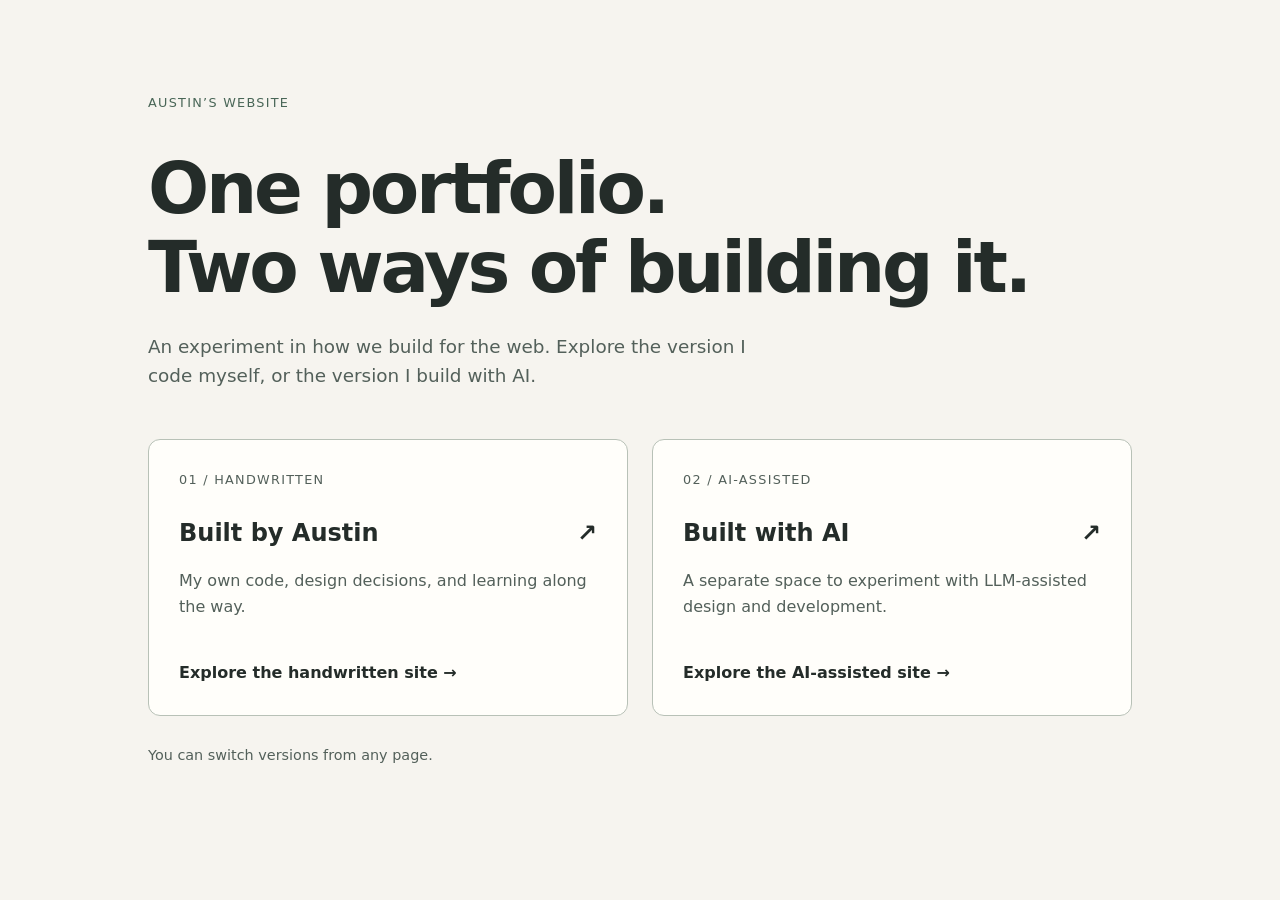
<file: index.html>
<!DOCTYPE html>
<html lang="en">
<head>
    <meta charset="utf-8">
    <meta name="viewport" content="width=device-width, initial-scale=1">
    <meta name="description" content="Austin’s portfolio, built two ways: by hand and with AI.">
    <title>Austin — One portfolio, two ways</title>
    <link rel="stylesheet" href="/style.css">
</head>
<body>
    <main>
        <p class="eyebrow">Austin’s website</p>
        <h1>One portfolio.<br>Two ways of building it.</h1>
        <p class="intro">An experiment in how we build for the web. Explore the version I code myself, or the version I build with AI.</p>
        <div class="versions">
            <a class="version" href="/coded/">
                <span class="number">01 / Handwritten</span>
                <h2>Built by Austin <span aria-hidden="true">↗</span></h2>
                <p>My own code, design decisions, and learning along the way.</p>
                <span class="enter">Explore the handwritten site →</span>
            </a>
            <a class="version" href="/ai/">
                <span class="number">02 / AI-assisted</span>
                <h2>Built with AI <span aria-hidden="true">↗</span></h2>
                <p>A separate space to experiment with LLM-assisted design and development.</p>
                <span class="enter">Explore the AI-assisted site →</span>
            </a>
        </div>
        <p class="note">You can switch versions from any page.</p>
    </main>
</body>
</html>
</file>
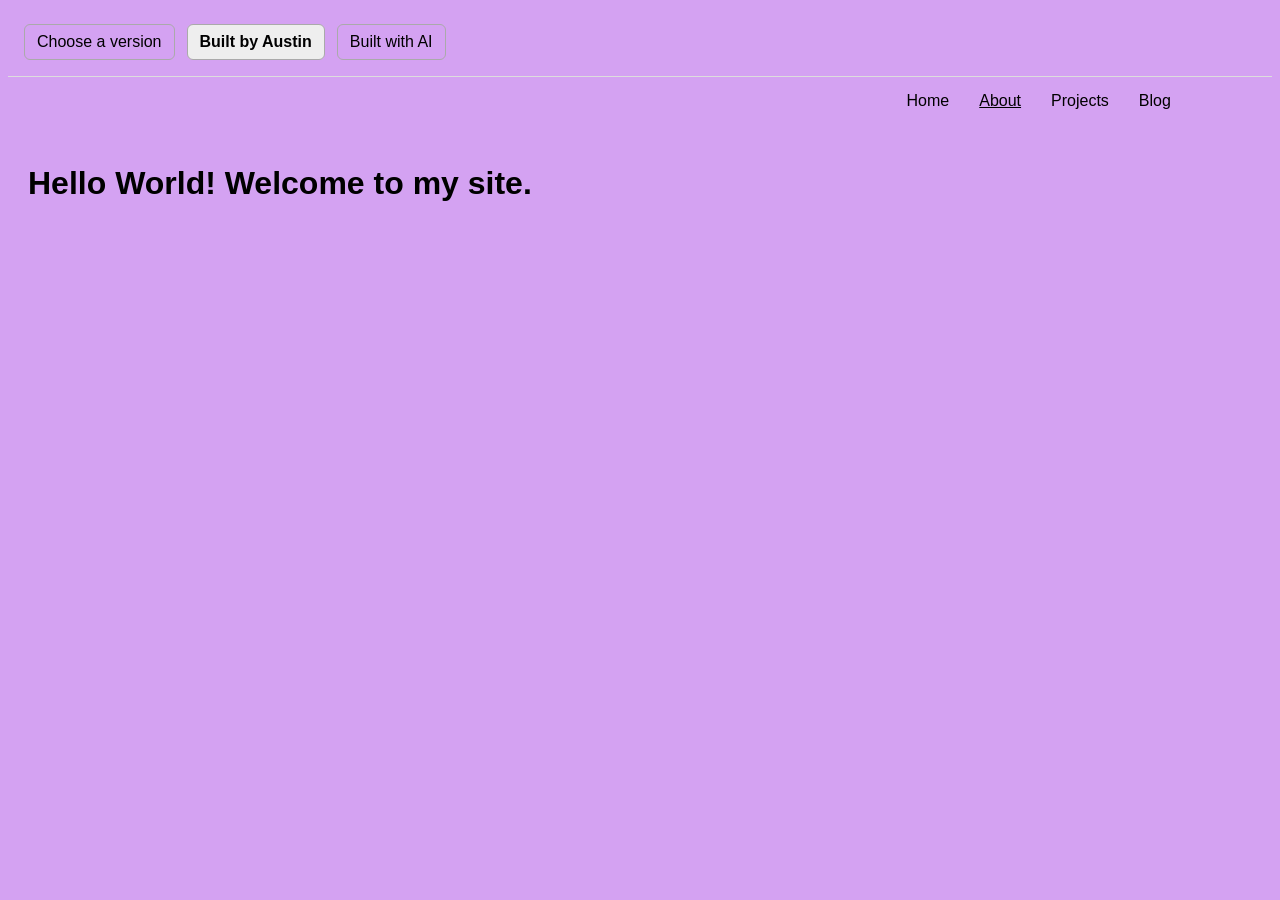
<file: about/index.html>
<!DOCTYPE html>
<html lang="en">
<head>
    <meta charset="utf-8">
    <meta name="viewport" content="width=device-width, initial-scale=1">
    <meta http-equiv="refresh" content="0; url=/coded/about/">
    <link rel="canonical" href="/coded/about/">
    <title>Page moved — Austin</title>
</head>
<body>
    <p>This page has moved to the handwritten site. <a href="/coded/about/">Continue to about</a>.</p>
</body>
</html>
</file>
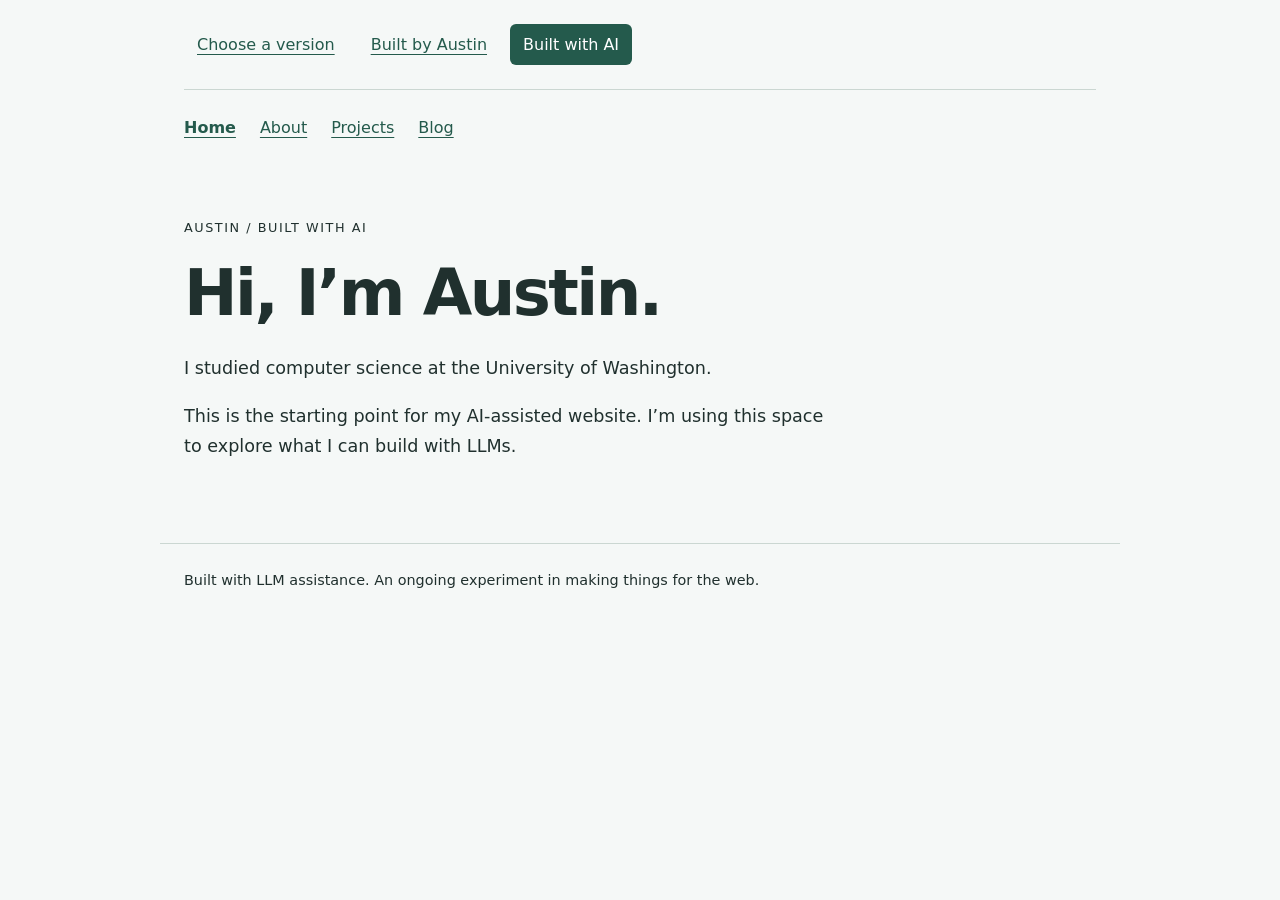
<file: ai/index.html>
<!DOCTYPE html>
<html lang="en">
<head>
    <meta charset="utf-8">
    <meta name="viewport" content="width=device-width, initial-scale=1">
    <title>About Austin — Built with AI</title>
    <link rel="stylesheet" href="/ai/style.css">
</head>
<body>
    <a class="skip-link" href="#main">Skip to content</a>
    <header>
        <nav class="version-switch" aria-label="Website version">
            <a href="/">Choose a version</a>
            <a href="/coded/">Built by Austin</a>
            <span aria-current="true">Built with AI</span>
        </nav>
        <nav class="site-nav" aria-label="Main navigation">
                <a href="/ai/" aria-current="page">Home</a>
                <a href="/ai/about/">About</a>
                <a href="/ai/projects/">Projects</a>
                <a href="/ai/blog/">Blog</a>
        </nav>
    </header>
    <main id="main">
        <span class="eyebrow">Austin / Built with AI</span>
        <h1>Hi, I’m Austin.</h1>
        <p>I studied computer science at the University of Washington.</p>
        <p>This is the starting point for my AI-assisted website. I’m using this space to explore what I can build with LLMs.</p>
    </main>
    <footer>Built with LLM assistance. An ongoing experiment in making things for the web.</footer>
</body>
</html>
</file>
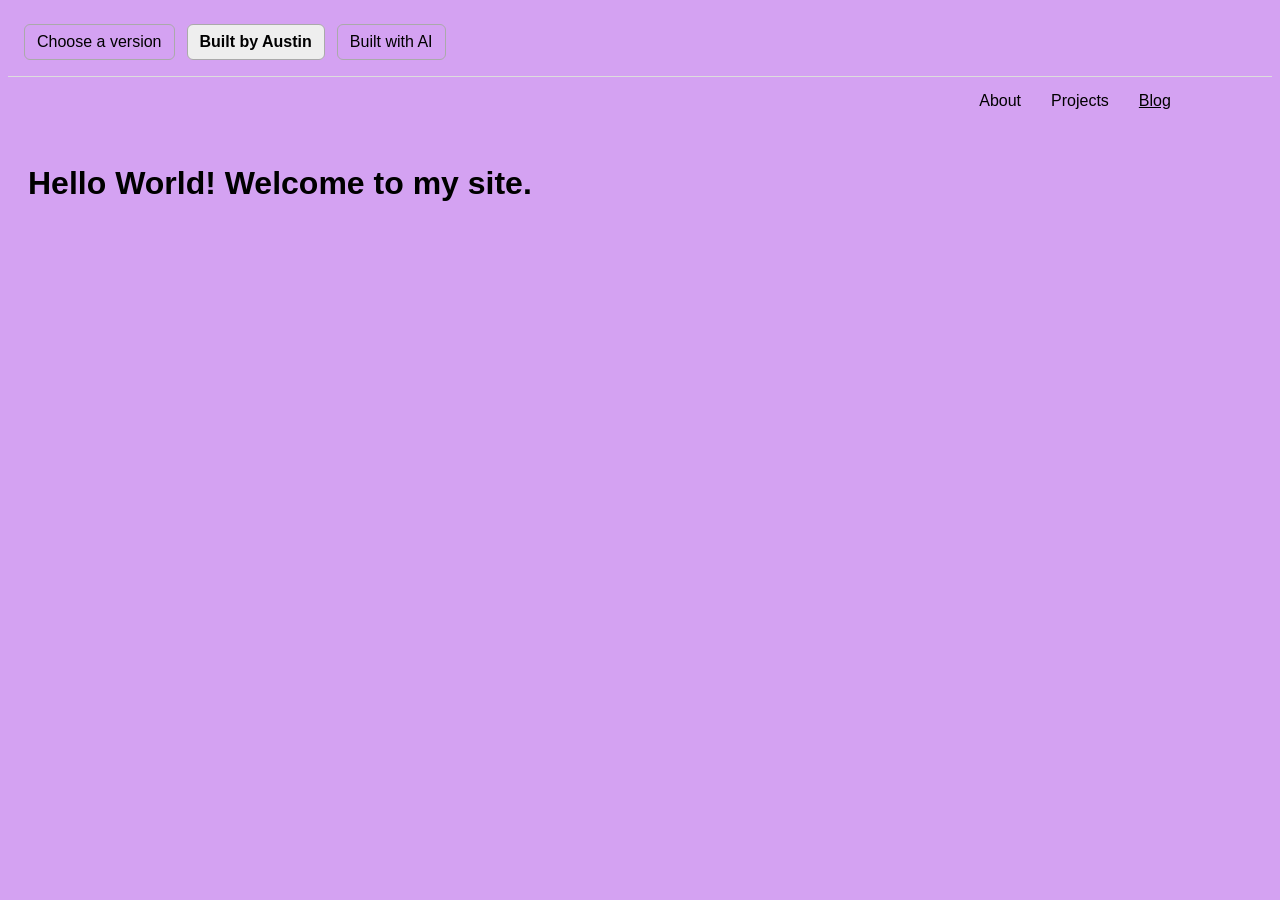
<file: blog/index.html>
<!DOCTYPE html>
<html lang="en">
<head>
    <meta charset="utf-8">
    <meta name="viewport" content="width=device-width, initial-scale=1">
    <meta http-equiv="refresh" content="0; url=/coded/blog/">
    <link rel="canonical" href="/coded/blog/">
    <title>Page moved — Austin</title>
</head>
<body>
    <p>This page has moved to the handwritten site. <a href="/coded/blog/">Continue to blog</a>.</p>
</body>
</html>
</file>
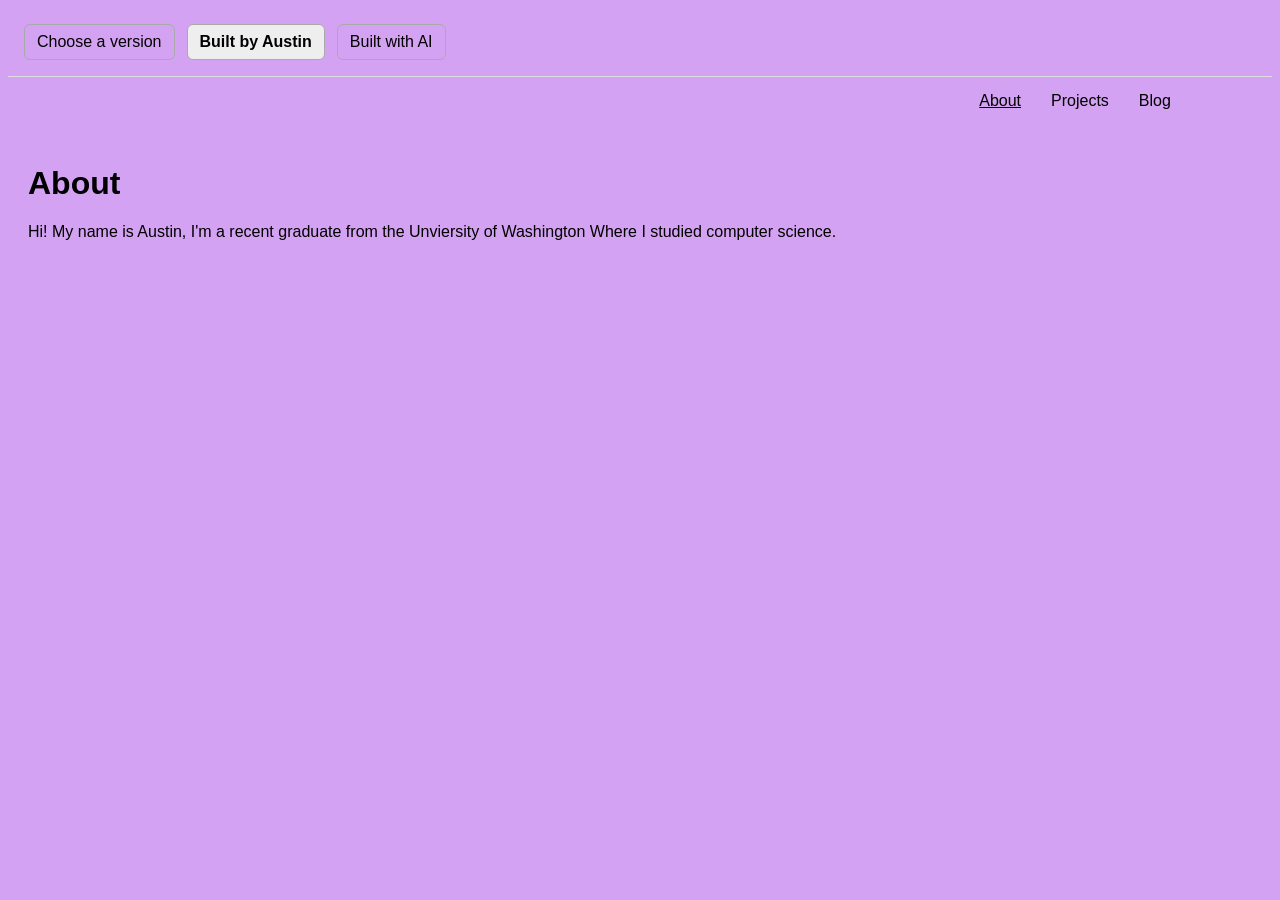
<file: coded/index.html>
<!DOCTYPE html>
<html lang="en">
<head>
    <meta charset="utf-8">
    <meta name="viewport" content="width=device-width, initial-scale=1">
    <title>Austin's website</title>
    <link rel="stylesheet" href="style.css">
</head>
<body>
    <a class="skip-link" href="#main">Skip to content</a>
    <header>
        <nav class="version-switch" aria-label="Website version">
            <a href="/">Choose a version</a>
            <span aria-current="true">Built by Austin</span>
            <a href="/ai/">Built with AI</a>
        </nav>
        <nav>
            <ol class="nav-links">
                <li><a href="/coded/" class="active" aria-current="page">About</a></li>
                <li><a href="/coded/projects/">Projects</a></li>
                <li><a href="/coded/blog/">Blog</a></li>
            </ol>
        </nav>
    </header>

    <main id="main">
        <h1>About</h1>
        <p>
            Hi! My name is Austin, I'm a recent graduate from the Unviersity of Washington
            Where I studied computer science.  
        </p>
    </main>
</body>
</html>
</file>
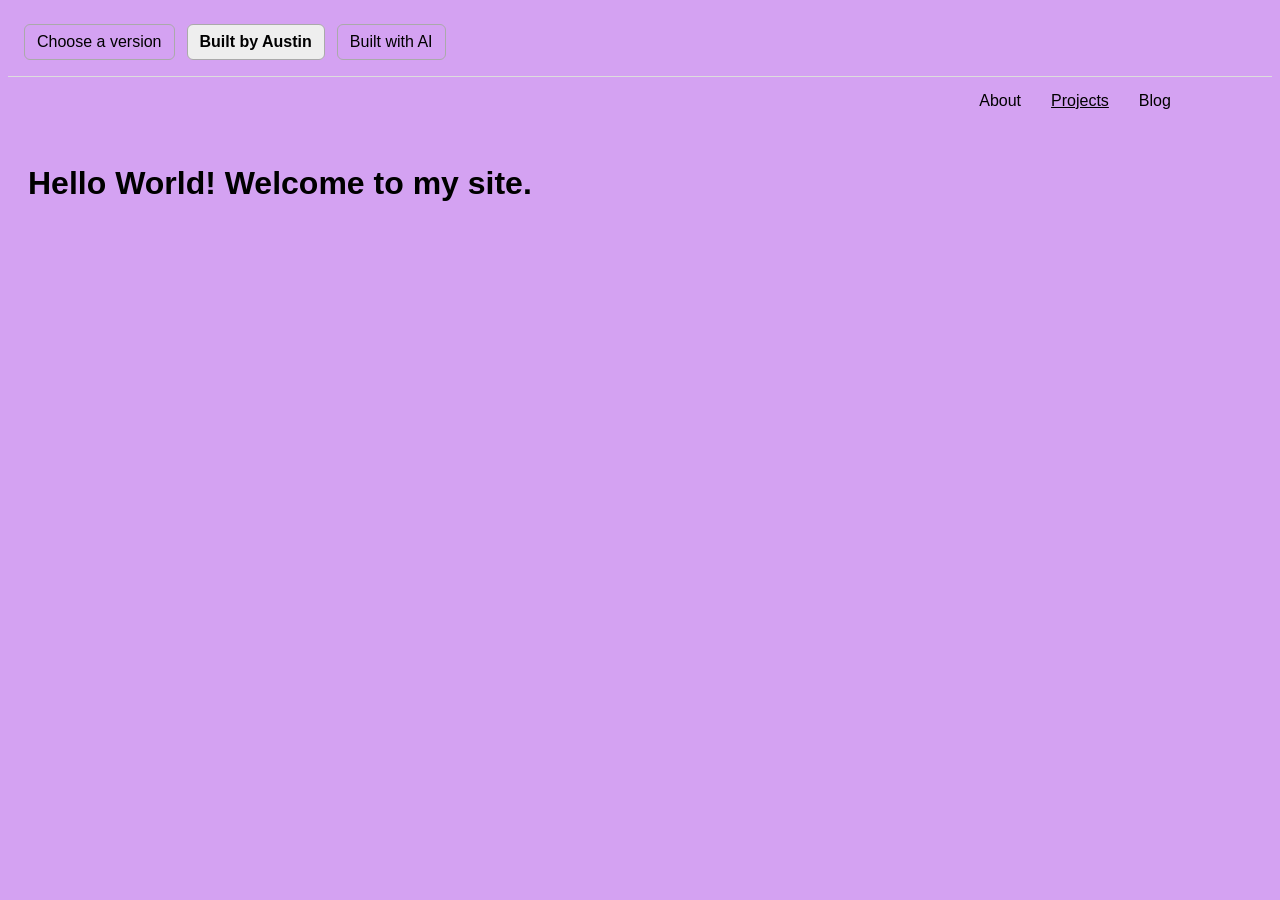
<file: projects/index.html>
<!DOCTYPE html>
<html lang="en">
<head>
    <meta charset="utf-8">
    <meta name="viewport" content="width=device-width, initial-scale=1">
    <meta http-equiv="refresh" content="0; url=/coded/projects/">
    <link rel="canonical" href="/coded/projects/">
    <title>Page moved — Austin</title>
</head>
<body>
    <p>This page has moved to the handwritten site. <a href="/coded/projects/">Continue to projects</a>.</p>
</body>
</html>
</file>
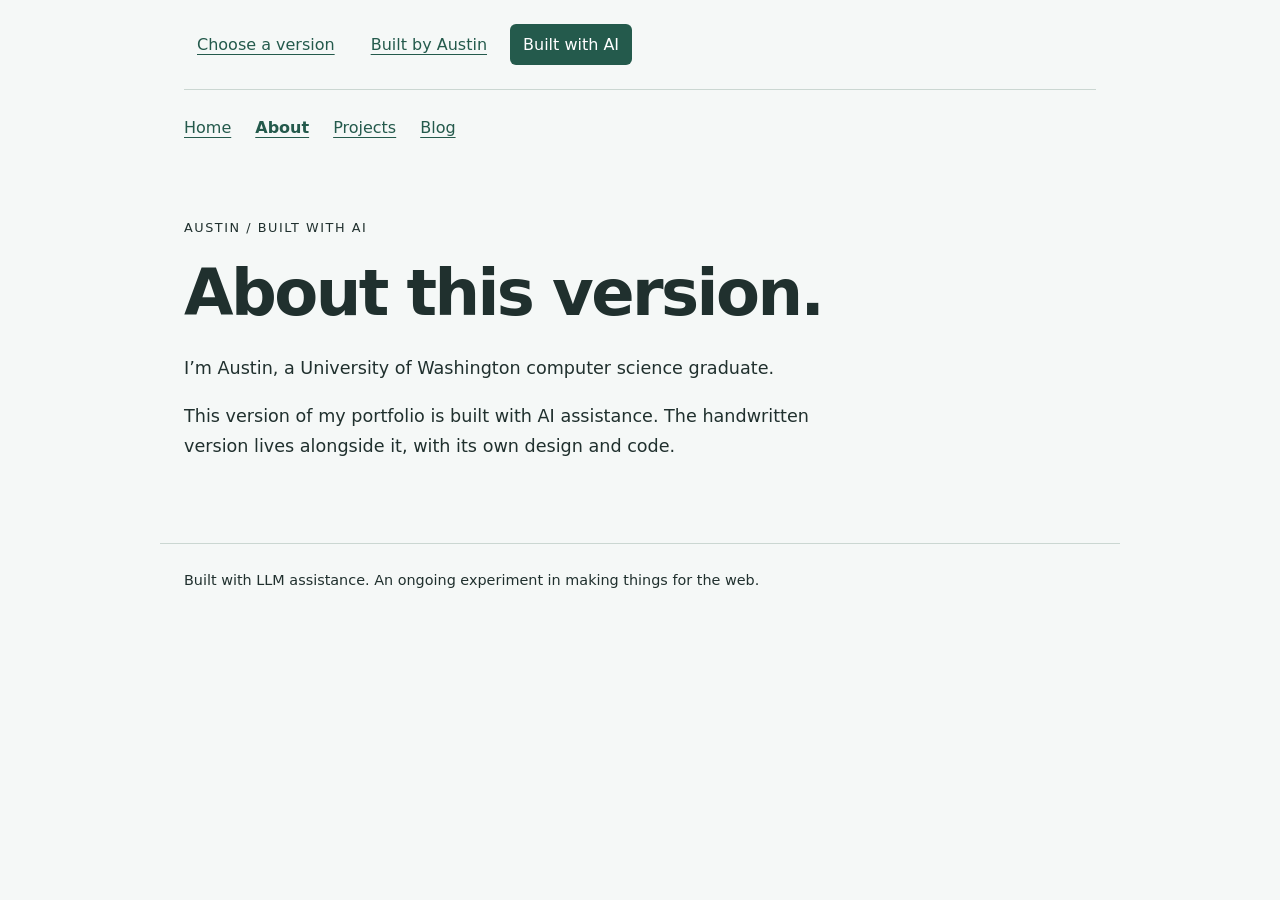
<file: ai/about/index.html>
<!DOCTYPE html>
<html lang="en">
<head>
    <meta charset="utf-8">
    <meta name="viewport" content="width=device-width, initial-scale=1">
    <title>About Austin — Built with AI</title>
    <link rel="stylesheet" href="/ai/style.css">
</head>
<body>
    <a class="skip-link" href="#main">Skip to content</a>
    <header>
        <nav class="version-switch" aria-label="Website version">
            <a href="/">Choose a version</a>
            <a href="/coded/about/">Built by Austin</a>
            <span aria-current="true">Built with AI</span>
        </nav>
        <nav class="site-nav" aria-label="Main navigation">
                <a href="/ai/">Home</a>
                <a href="/ai/about/" aria-current="page">About</a>
                <a href="/ai/projects/">Projects</a>
                <a href="/ai/blog/">Blog</a>
        </nav>
    </header>
    <main id="main">
        <span class="eyebrow">Austin / Built with AI</span>
        <h1>About this version.</h1>
        <p>I’m Austin, a University of Washington computer science graduate.</p>
        <p>This version of my portfolio is built with AI assistance. The handwritten version lives alongside it, with its own design and code.</p>
    </main>
    <footer>Built with LLM assistance. An ongoing experiment in making things for the web.</footer>
</body>
</html>
</file>
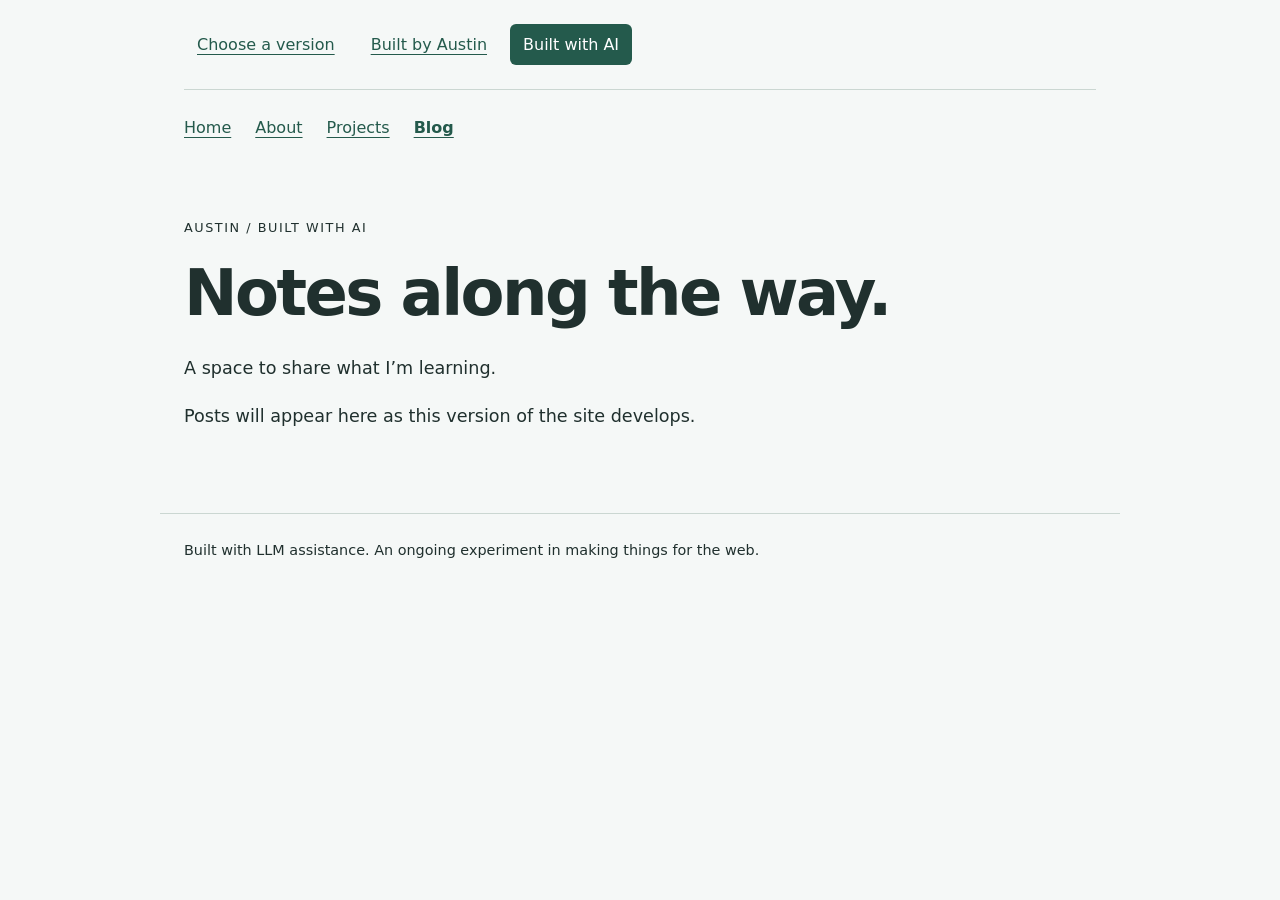
<file: ai/blog/index.html>
<!DOCTYPE html>
<html lang="en">
<head>
    <meta charset="utf-8">
    <meta name="viewport" content="width=device-width, initial-scale=1">
    <title>Blog — Built with AI</title>
    <link rel="stylesheet" href="/ai/style.css">
</head>
<body>
    <a class="skip-link" href="#main">Skip to content</a>
    <header>
        <nav class="version-switch" aria-label="Website version">
            <a href="/">Choose a version</a>
            <a href="/coded/blog/">Built by Austin</a>
            <span aria-current="true">Built with AI</span>
        </nav>
        <nav class="site-nav" aria-label="Main navigation">
                <a href="/ai/">Home</a>
                <a href="/ai/about/">About</a>
                <a href="/ai/projects/">Projects</a>
                <a href="/ai/blog/" aria-current="page">Blog</a>
        </nav>
    </header>
    <main id="main">
        <span class="eyebrow">Austin / Built with AI</span>
        <h1>Notes along the way.</h1>
        <p>A space to share what I’m learning.</p>
        <p>Posts will appear here as this version of the site develops.</p>
    </main>
    <footer>Built with LLM assistance. An ongoing experiment in making things for the web.</footer>
</body>
</html>
</file>
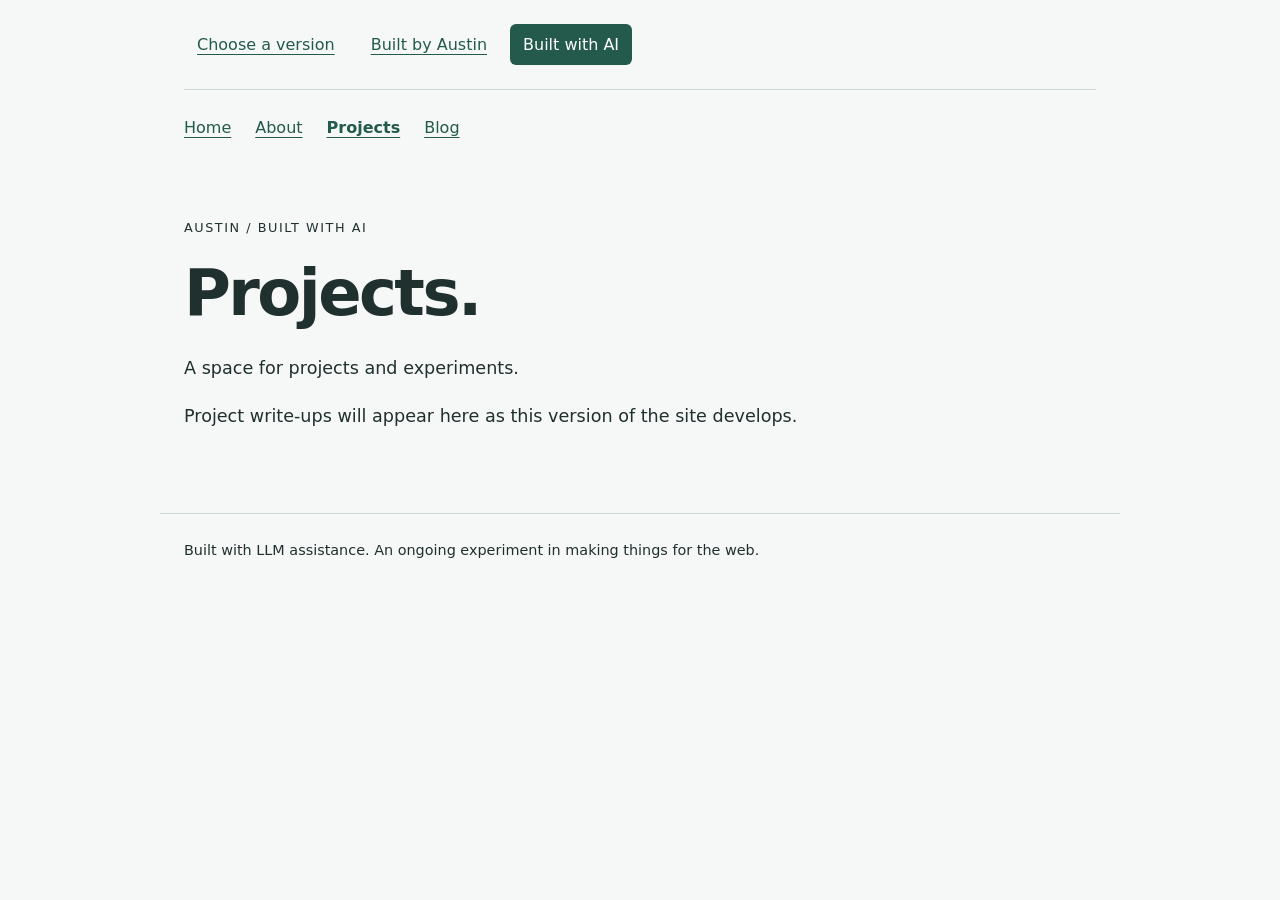
<file: ai/projects/index.html>
<!DOCTYPE html>
<html lang="en">
<head>
    <meta charset="utf-8">
    <meta name="viewport" content="width=device-width, initial-scale=1">
    <title>Projects — Built with AI</title>
    <link rel="stylesheet" href="/ai/style.css">
</head>
<body>
    <a class="skip-link" href="#main">Skip to content</a>
    <header>
        <nav class="version-switch" aria-label="Website version">
            <a href="/">Choose a version</a>
            <a href="/coded/projects/">Built by Austin</a>
            <span aria-current="true">Built with AI</span>
        </nav>
        <nav class="site-nav" aria-label="Main navigation">
                <a href="/ai/">Home</a>
                <a href="/ai/about/">About</a>
                <a href="/ai/projects/" aria-current="page">Projects</a>
                <a href="/ai/blog/">Blog</a>
        </nav>
    </header>
    <main id="main">
        <span class="eyebrow">Austin / Built with AI</span>
        <h1>Projects.</h1>
        <p>A space for projects and experiments.</p>
        <p>Project write-ups will appear here as this version of the site develops.</p>
    </main>
    <footer>Built with LLM assistance. An ongoing experiment in making things for the web.</footer>
</body>
</html>
</file>
<file: style.css>
* { box-sizing: border-box; }
body { margin: 0; background: #f6f4ef; color: #242c29; font-family: system-ui, sans-serif; line-height: 1.6; }
main { max-width: 1040px; margin: 0 auto; padding: 80px 28px; }
.eyebrow, .number { font-size: .8rem; letter-spacing: .1em; text-transform: uppercase; }
.eyebrow { color: #496657; margin-bottom: 36px; }
h1 { font-size: clamp(2.5rem, 6vw, 4.5rem); line-height: 1.1; letter-spacing: -.045em; font-weight: 600; margin: 0 0 24px; }
.intro { max-width: 630px; font-size: 1.15rem; color: #53605a; }
.versions { display: grid; grid-template-columns: repeat(2, minmax(0, 1fr)); gap: 24px; margin-top: 48px; }
.version { display: flex; flex-direction: column; padding: 30px; border: 1px solid #b8c1b7; border-radius: 12px; color: inherit; text-decoration: none; background: #fffefa; }
.version:hover { border-color: #345b47; background: #edf2eb; }
.version:focus-visible { outline: 3px solid #345b47; outline-offset: 5px; }
.number { color: #53605a; }
h2 { font-size: 1.5rem; margin: 24px 0 0; }
h2 span { float: right; }
.version p { color: #53605a; }
.enter { margin-top: auto; padding-top: 24px; font-weight: 600; }
.note { color: #53605a; margin-top: 28px; font-size: .9rem; }
@media (max-width: 640px) { main { padding: 44px 20px; } .versions { grid-template-columns: 1fr; gap: 16px; margin-top: 32px; } .version { padding: 24px; } }
</file>
<file: ai/style.css>
* { box-sizing: border-box; }
body { margin: 0; color: #20302e; background: #f5f8f7; font-family: system-ui, sans-serif; line-height: 1.7; }
a { color: #245a4c; text-underline-offset: 4px; }
a:focus-visible { outline: 3px solid #245a4c; outline-offset: 4px; }
header, main, footer { max-width: 960px; margin: auto; padding: 24px; }
.version-switch { display: flex; flex-wrap: wrap; align-items: center; gap: 10px; padding-bottom: 24px; border-bottom: 1px solid #cbd7d2; }
.version-switch a, .version-switch span { padding: 7px 13px; border-radius: 6px; }
.version-switch [aria-current] { background: #245a4c; color: white; }
.site-nav { display: flex; flex-wrap: wrap; gap: 24px; padding-top: 24px; }
.site-nav [aria-current] { font-weight: 700; }
main { padding-top: 48px; padding-bottom: 64px; }
h1 { font-size: clamp(2.5rem, 6vw, 4rem); line-height: 1.15; letter-spacing: -.04em; margin: 16px 0 24px; }
main p { max-width: 640px; font-size: 1.1rem; }
.eyebrow { text-transform: uppercase; letter-spacing: .12em; font-size: .8rem; }
footer { border-top: 1px solid #cbd7d2; font-size: .9rem; }
.skip-link { position: absolute; left: -10000px; }
.skip-link:focus { position: static; display: inline-block; padding: 12px; }
</file>
<file: coded/style.css>
.nav-links {
    list-style: none;
    display: flex;
    justify-content: flex-end;
    align-items: center;
    gap: 30px;
    margin: 0;
    padding: 15px 8%;
}
.active {
    text-decoration: underline;
}

a:link { color: black; text-decoration: none;}
a:visited { color: black; text-decoration: none;}

body {
  font-family:  Arial;
  background-color: #d4a2f2;
}


main h1 {
  margin-top: 40px; /* Moves h1 down from the top */
  margin-left: 20px; /* Moves h1 away from the left edge */
}

main p {
  margin-top: 10px;
  margin-left: 20px;
}

/* Navigation added for the two-version structure. Original site styles above. */
.version-switch { display: flex; flex-wrap: wrap; gap: 12px; align-items: center; padding: 16px; border-bottom: 1px solid #ddd; }
.version-switch a, .version-switch span { padding: 8px 12px; border: 1px solid #aaa; border-radius: 6px; }
.version-switch [aria-current] { background: #eee; font-weight: bold; }
a:focus-visible { outline: 3px solid #275db3; outline-offset: 4px; }
.nav-links a.active { text-decoration: underline; }
.skip-link { position: absolute; left: -10000px; }
.skip-link:focus { position: static; display: inline-block; padding: 12px; }
@media (max-width: 480px) { .nav-links { flex-wrap: wrap; gap: 20px; margin-right: 0; } }
</file>
